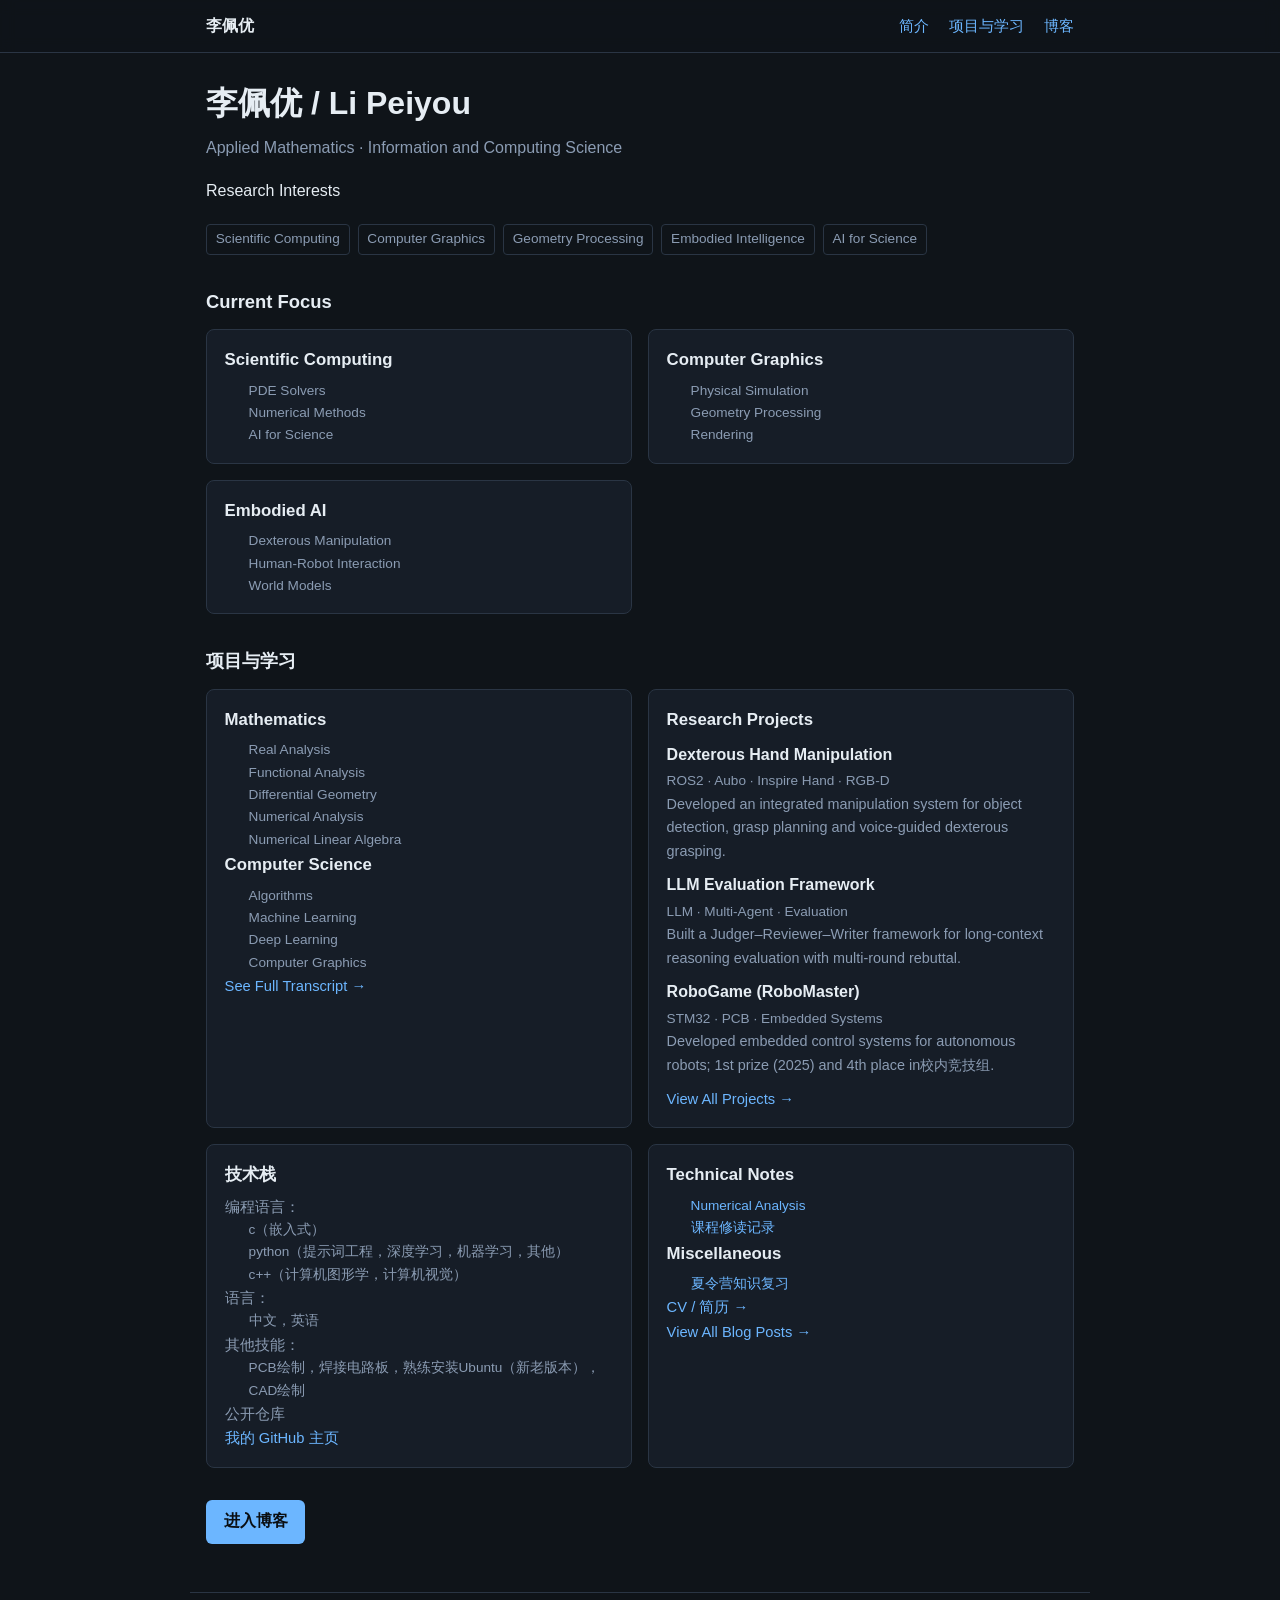
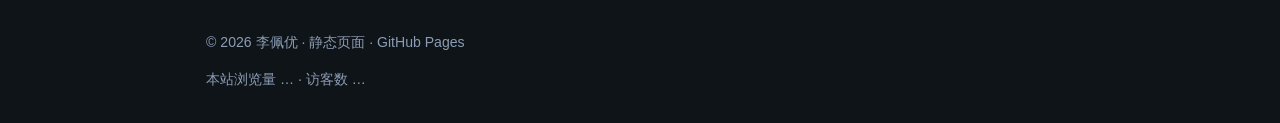
<file: index.html>
<!DOCTYPE html>
<html lang="zh-CN">
  <head>
    <meta charset="utf-8" />
    <meta name="viewport" content="width=device-width, initial-scale=1" />
    <title>李佩优 — 个人主页</title>
    <meta name="description" content="李佩优的个人主页：计算数学与人工智能等方向的学习记录。" />
    <link rel="stylesheet" href="css/style.css" />
  </head>
  <body>
    <div class="stars-bg"></div>
    <header class="top">
      <nav class="nav" aria-label="主导航">
        <a class="brand" href="index.html">李佩优</a>
        <a href="index.html#about">简介</a>
        <a href="index.html#projects">项目与学习</a>
        <a href="blog/index.html">博客</a>
      </nav>
    </header>

    <main class="wrap">
      <section id="about" class="hero" aria-labelledby="about-heading">
        <h1 id="about-heading">李佩优 / Li Peiyou</h1>
        <p class="sub">Applied Mathematics · Information and Computing Science</p>
        <p class="lead">Research Interests</p>
        <ul class="tags" aria-label="Research Interests">
          <li>Scientific Computing</li>
          <li>Computer Graphics</li>
          <li>Geometry Processing</li>
          <li>Embodied Intelligence</li>
          <li>AI for Science</li>
        </ul>
      </section>

      <section id="focus" aria-labelledby="focus-heading" style="margin-bottom: 1.5rem;">
        <h2 id="focus-heading">Current Focus</h2>
        <div class="grid cols-2">
          <article class="card">
            <h3>Scientific Computing</h3>
            <ul>
              <li>PDE Solvers</li>
              <li>Numerical Methods</li>
              <li>AI for Science</li>
            </ul>
          </article>
          <article class="card">
            <h3>Computer Graphics</h3>
            <ul>
              <li>Physical Simulation</li>
              <li>Geometry Processing</li>
              <li>Rendering</li>
            </ul>
          </article>
          <article class="card">
            <h3>Embodied AI</h3>
            <ul>
              <li>Dexterous Manipulation</li>
              <li>Human-Robot Interaction</li>
              <li>World Models</li>
            </ul>
          </article>
        </div>
      </section>

      <section id="projects" aria-labelledby="projects-heading">
        <h2 id="projects-heading">项目与学习</h2>
        <div class="grid cols-2">
          <article class="card">
            <h3>Mathematics</h3>
            <ul>
              <li>Real Analysis</li>
              <li>Functional Analysis</li>
              <li>Differential Geometry</li>
              <li>Numerical Analysis</li>
              <li>Numerical Linear Algebra</li>
            </ul>
            <h3>Computer Science</h3>
            <ul>
              <li>Algorithms</li>
              <li>Machine Learning</li>
              <li>Deep Learning</li>
              <li>Computer Graphics</li>
            </ul>
            <p><a href="blog/posts/course-record.html">See Full Transcript →</a></p>
          </article>
          <article class="card">
            <h3>Research Projects</h3>

            <h4 style="margin:0.5rem 0 0.15rem;">Dexterous Hand Manipulation</h4>
            <p style="font-size:0.85rem;color:var(--muted);">ROS2 · Aubo · Inspire Hand · RGB-D</p>
            <p style="font-size:0.9rem;">Developed an integrated manipulation system for object detection, grasp planning and voice-guided dexterous grasping.</p>

            <h4 style="margin:0.5rem 0 0.15rem;">LLM Evaluation Framework</h4>
            <p style="font-size:0.85rem;color:var(--muted);">LLM · Multi-Agent · Evaluation</p>
            <p style="font-size:0.9rem;">Built a Judger–Reviewer–Writer framework for long-context reasoning evaluation with multi-round rebuttal.</p>

            <h4 style="margin:0.5rem 0 0.15rem;">RoboGame (RoboMaster)</h4>
            <p style="font-size:0.85rem;color:var(--muted);">STM32 · PCB · Embedded Systems</p>
            <p style="font-size:0.9rem;">Developed embedded control systems for autonomous robots; 1st prize (2025) and 4th place in校内竞技组.</p>

            <p style="margin-top:0.6rem;"><a href="blog/index.html">View All Projects →</a></p>
          </article>
          <article class="card">
            <h3>技术栈</h3>
            <p>编程语言：</p>
            <ul>
              <li>c（嵌入式）</li>
              <li>python（提示词工程，深度学习，机器学习，其他）</li>
              <li>c++（计算机图形学，计算机视觉）</li>
            </ul>
            <p>语言：</p>
            <ul>
              <li>中文，英语</li>
            </ul>
            <p>其他技能：</p>
            <ul>
              <li>PCB绘制，焊接电路板，熟练安装Ubuntu（新老版本），CAD绘制</li>
            </ul>
            <p>公开仓库</p>
            <p><a href="https://github.com/peiyouli-1102">我的 GitHub 主页</a></p>
          </article>
          <article class="card">
            <h3>Technical Notes</h3>
            <ul>
              <li><a href="blog/posts/numerical-analysis-notes.html">Numerical Analysis</a></li>
              <li><a href="blog/posts/course-record.html">课程修读记录</a></li>
            </ul>
            <h3>Miscellaneous</h3>
            <ul>
              <li><a href="blog/posts/summer-camp-review.html">夏令营知识复习</a></li>
            </ul>
            <p><a href="blog/posts/resume.html">CV / 简历 →</a></p>
            <p><a href="blog/index.html">View All Blog Posts →</a></p>
          </article>
        </div>

        <div class="cta">
          <a class="btn" href="blog/index.html">进入博客</a>
        </div>
      </section>
    </main>

    <footer class="foot">
      <p>© <span id="year"></span> 李佩优 · 静态页面 · GitHub Pages</p>
      <p class="stats" aria-live="polite">
        本站浏览量 <span id="busuanzi_value_site_pv">…</span>
        · 访客数 <span id="busuanzi_value_site_uv">…</span>
      </p>
    </footer>
    <script async src="https://busuanzi.ibruce.info/busuanzi/2.3/busuanzi.pure.mini.js"></script>
    <script src="js/main.js"></script>
  </body>
</html>
</file>
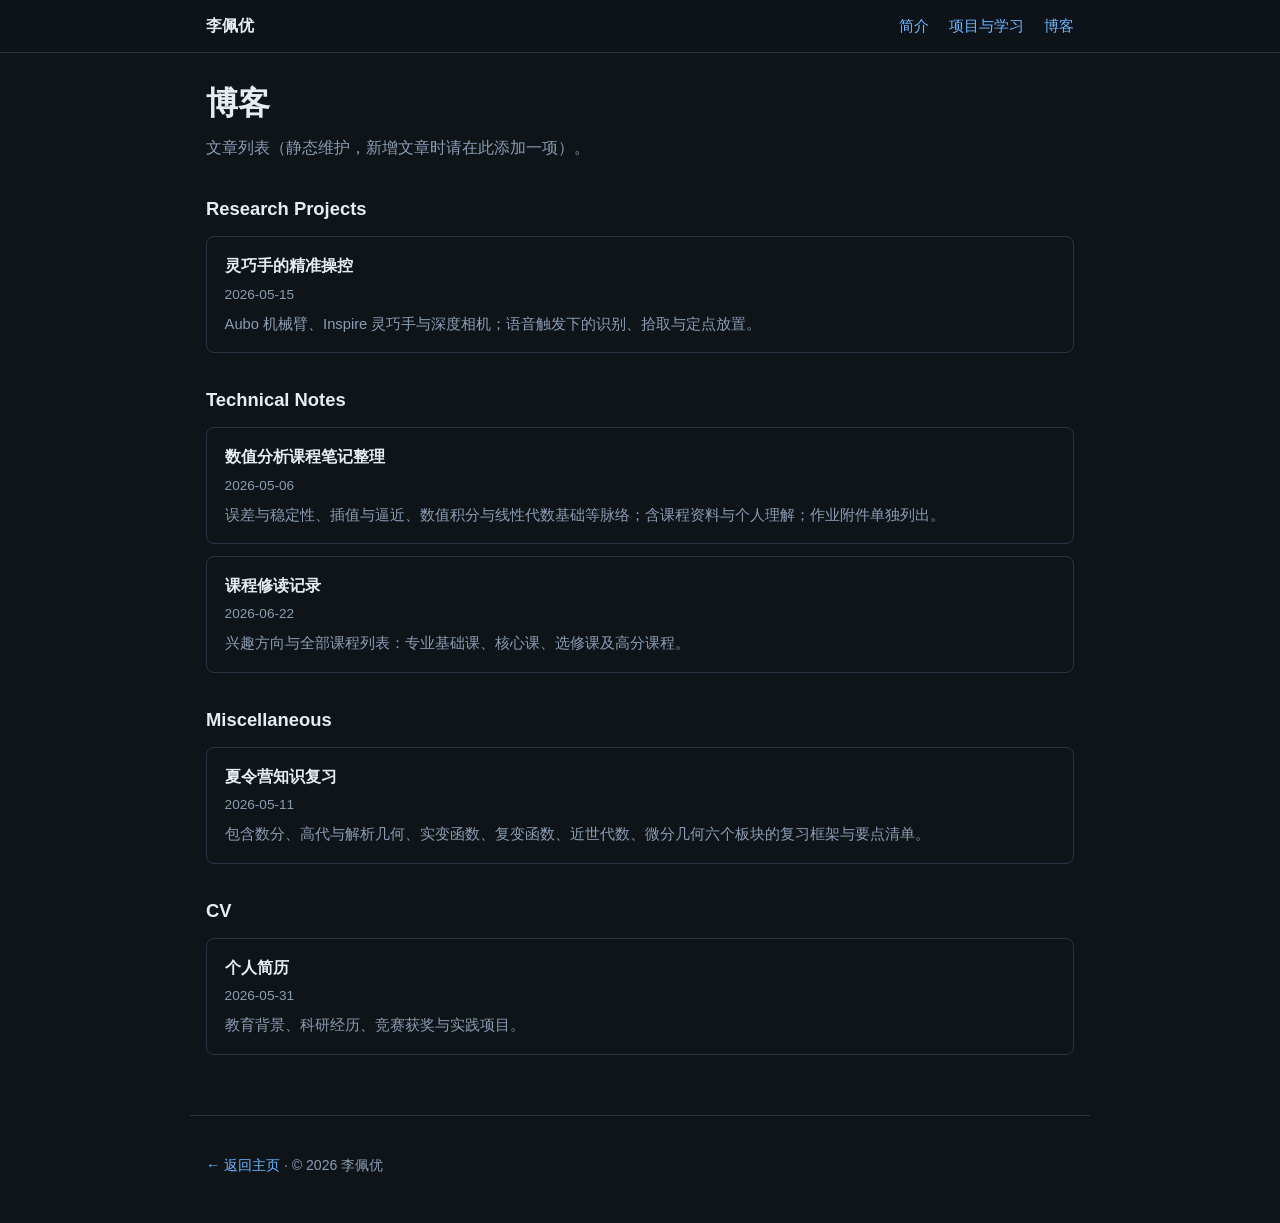
<file: blog/index.html>
<!DOCTYPE html>
<html lang="zh-CN">
  <head>
    <meta charset="utf-8" />
    <meta name="viewport" content="width=device-width, initial-scale=1" />
    <title>博客 — 李佩优</title>
    <link rel="stylesheet" href="../css/style.css" />
  </head>
  <body>
    <header class="top">
      <nav class="nav" aria-label="主导航">
        <a class="brand" href="../index.html">李佩优</a>
        <a href="../index.html#about">简介</a>
        <a href="../index.html#projects">项目与学习</a>
        <a href="index.html">博客</a>
      </nav>
    </header>

    <main class="wrap">
      <section class="hero" aria-labelledby="list-heading">
        <h1 id="list-heading">博客</h1>
        <p class="sub">文章列表（静态维护，新增文章时请在此添加一项）。</p>
      </section>

      <h2>Research Projects</h2>
      <ul class="post-list">
        <li>
          <a href="posts/dexterous-hand-control.html">
            <div class="title">灵巧手的精准操控</div>
            <div class="meta">2026-05-15</div>
            <div class="excerpt">Aubo 机械臂、Inspire 灵巧手与深度相机；语音触发下的识别、拾取与定点放置。</div>
          </a>
        </li>
      </ul>

      <h2>Technical Notes</h2>
      <ul class="post-list">
        <li>
          <a href="posts/numerical-analysis-notes.html">
            <div class="title">数值分析课程笔记整理</div>
            <div class="meta">2026-05-06</div>
            <div class="excerpt">误差与稳定性、插值与逼近、数值积分与线性代数基础等脉络；含课程资料与个人理解；作业附件单独列出。</div>
          </a>
        </li>
        <li>
          <a href="posts/course-record.html">
            <div class="title">课程修读记录</div>
            <div class="meta">2026-06-22</div>
            <div class="excerpt">兴趣方向与全部课程列表：专业基础课、核心课、选修课及高分课程。</div>
          </a>
        </li>
      </ul>

      <h2>Miscellaneous</h2>
      <ul class="post-list">
        <li>
          <a href="posts/summer-camp-review.html">
            <div class="title">夏令营知识复习</div>
            <div class="meta">2026-05-11</div>
            <div class="excerpt">包含数分、高代与解析几何、实变函数、复变函数、近世代数、微分几何六个板块的复习框架与要点清单。</div>
          </a>
        </li>
      </ul>

      <h2>CV</h2>
      <ul class="post-list">
        <li>
          <a href="posts/resume.html">
            <div class="title">个人简历</div>
            <div class="meta">2026-05-31</div>
            <div class="excerpt">教育背景、科研经历、竞赛获奖与实践项目。</div>
          </a>
        </li>
      </ul>
    </main>

    <footer class="foot">
      <p><a href="../index.html">← 返回主页</a> · © <span id="year"></span> 李佩优</p>
    </footer>
    <script src="../js/main.js"></script>
  </body>
</html>
</file>
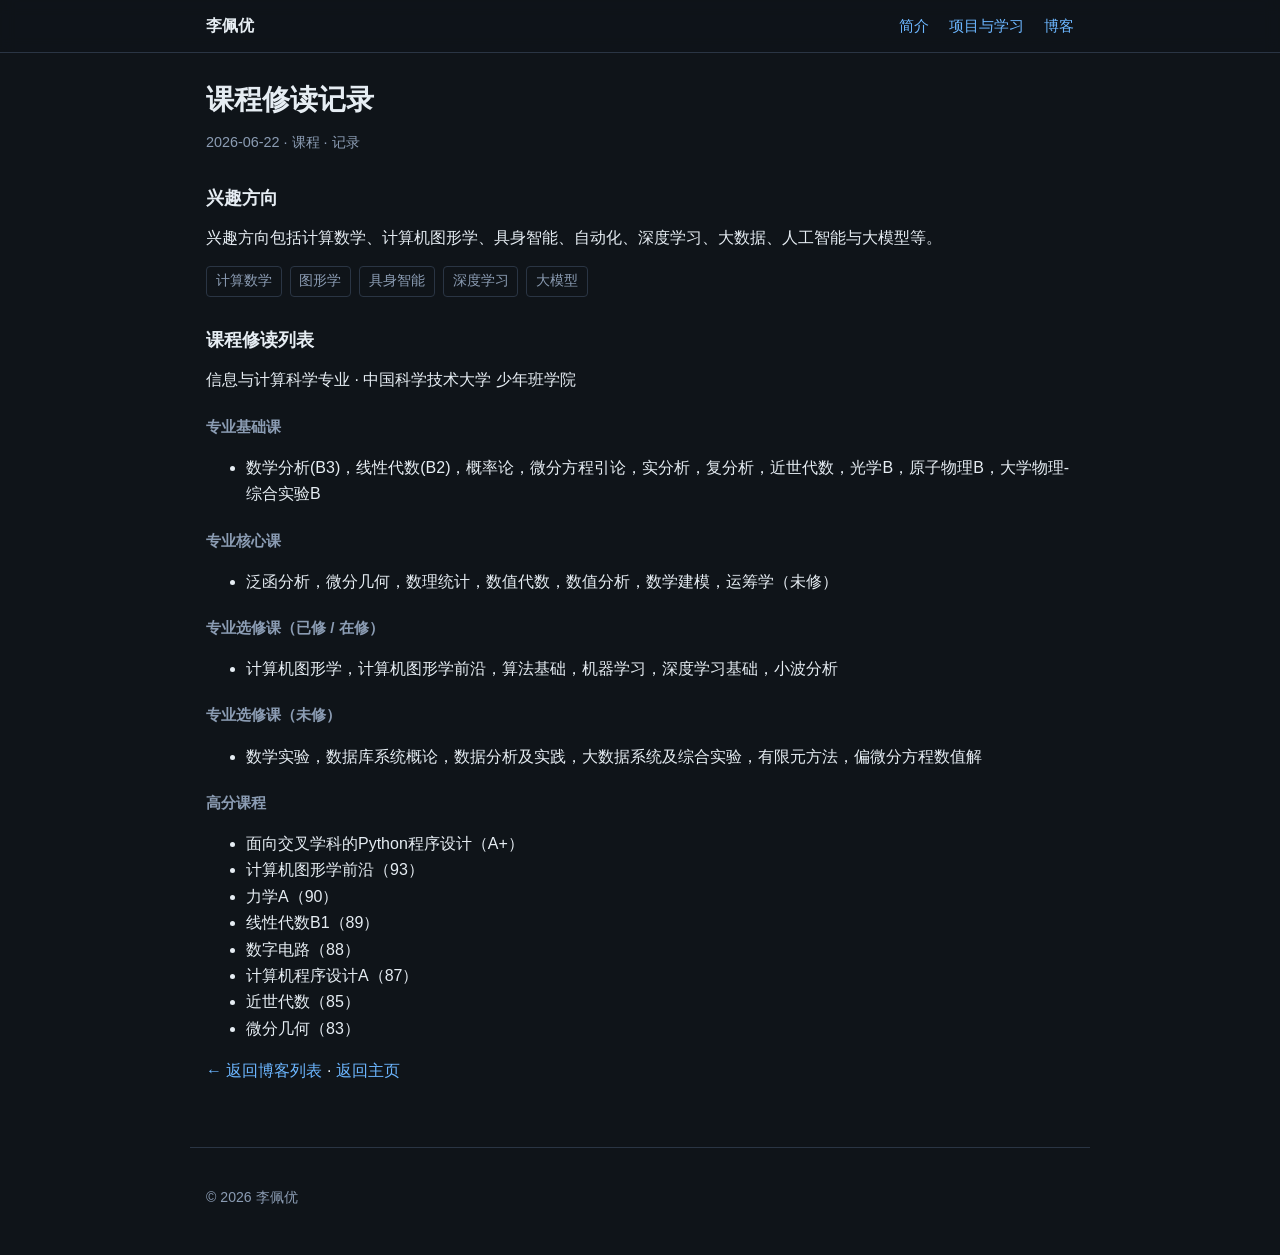
<file: blog/posts/course-record.html>
<!DOCTYPE html>
<html lang="zh-CN">
  <head>
    <meta charset="utf-8" />
    <meta name="viewport" content="width=device-width, initial-scale=1" />
    <title>课程修读记录 — 李佩优</title>
    <meta name="description" content="李佩优的课程修读记录：兴趣方向与全部课程列表。" />
    <link rel="stylesheet" href="../../css/style.css" />
  </head>
  <body>
    <header class="top">
      <nav class="nav" aria-label="主导航">
        <a class="brand" href="../../index.html">李佩优</a>
        <a href="../../index.html#about">简介</a>
        <a href="../../index.html#projects">项目与学习</a>
        <a href="../index.html">博客</a>
      </nav>
    </header>

    <main class="wrap">
      <article class="post" itemscope itemtype="https://schema.org/BlogPosting">
        <header>
          <h1 itemprop="headline">课程修读记录</h1>
          <p class="meta"><time dateTime="2026-06-22" itemprop="datePublished">2026-06-22</time> · 课程 · 记录</p>
        </header>

        <section aria-labelledby="interests-heading">
          <h2 id="interests-heading">兴趣方向</h2>
          <p>兴趣方向包括计算数学、计算机图形学、具身智能、自动化、深度学习、大数据、人工智能与大模型等。</p>
          <ul class="tags" aria-label="兴趣关键词">
            <li>计算数学</li>
            <li>图形学</li>
            <li>具身智能</li>
            <li>深度学习</li>
            <li>大模型</li>
          </ul>
        </section>

        <section aria-labelledby="courses-heading">
          <h2 id="courses-heading">课程修读列表</h2>
          <p>信息与计算科学专业 · 中国科学技术大学 少年班学院</p>

          <h3>专业基础课</h3>
          <ul>
            <li>数学分析(B3)，线性代数(B2)，概率论，微分方程引论，实分析，复分析，近世代数，光学B，原子物理B，大学物理-综合实验B</li>
          </ul>

          <h3>专业核心课</h3>
          <ul>
            <li>泛函分析，微分几何，数理统计，数值代数，数值分析，数学建模，运筹学（未修）</li>
          </ul>

          <h3>专业选修课（已修 / 在修）</h3>
          <ul>
            <li>计算机图形学，计算机图形学前沿，算法基础，机器学习，深度学习基础，小波分析</li>
          </ul>

          <h3>专业选修课（未修）</h3>
          <ul>
            <li>数学实验，数据库系统概论，数据分析及实践，大数据系统及综合实验，有限元方法，偏微分方程数值解</li>
          </ul>

          <h3>高分课程</h3>
          <ul>
            <li>面向交叉学科的Python程序设计（A+）</li>
            <li>计算机图形学前沿（93）</li>
            <li>力学A（90）</li>
            <li>线性代数B1（89）</li>
            <li>数字电路（88）</li>
            <li>计算机程序设计A（87）</li>
            <li>近世代数（85）</li>
            <li>微分几何（83）</li>
          </ul>
        </section>

        <p class="back">
          <a href="../index.html">← 返回博客列表</a>
          ·
          <a href="../../index.html">返回主页</a>
        </p>
      </article>
    </main>

    <footer class="foot">
      <p>© <span id="year"></span> 李佩优</p>
    </footer>
    <script src="../../js/main.js"></script>
  </body>
</html>
</file>
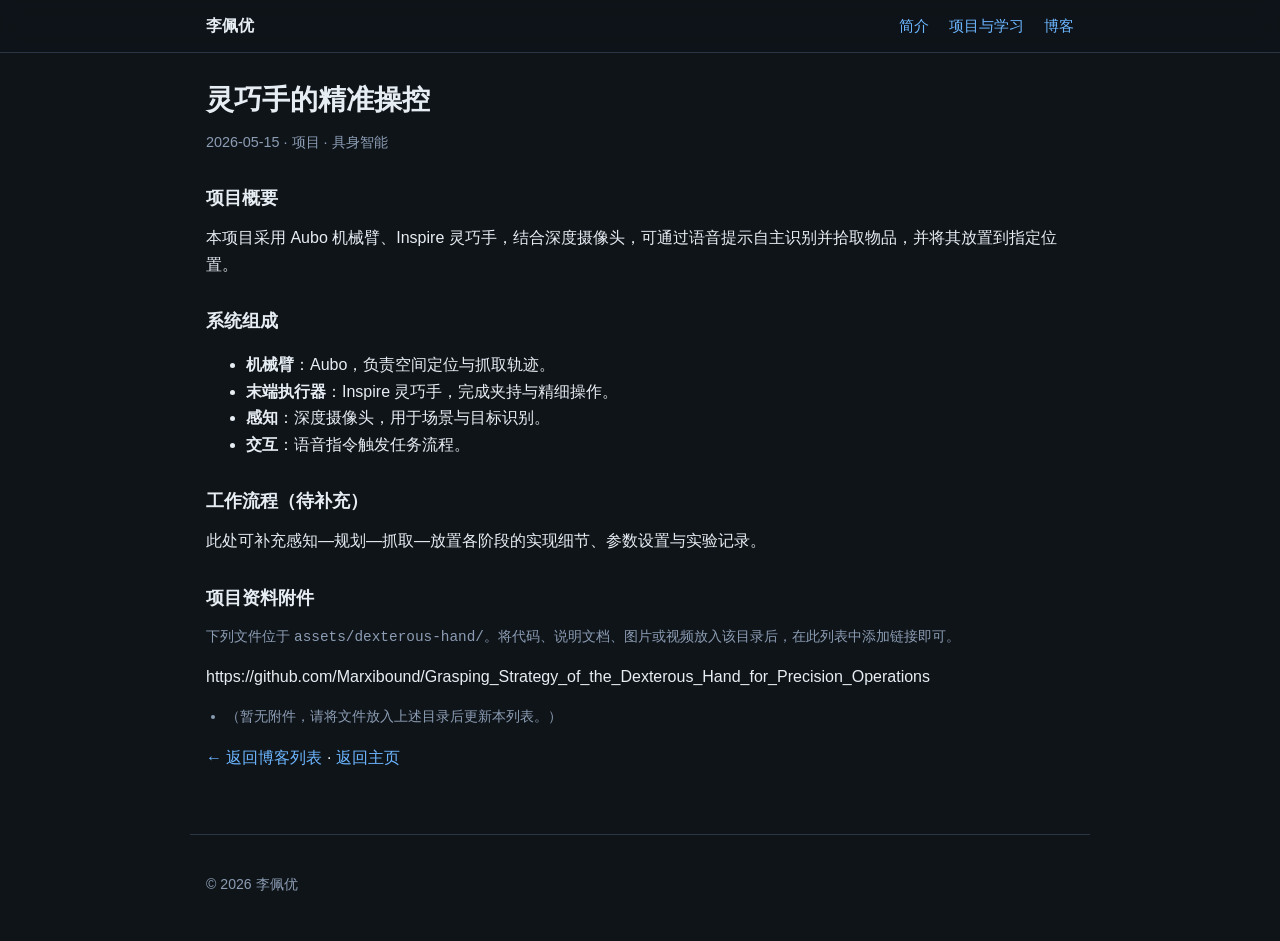
<file: blog/posts/dexterous-hand-control.html>
<!DOCTYPE html>
<html lang="zh-CN">
  <head>
    <meta charset="utf-8" />
    <meta name="viewport" content="width=device-width, initial-scale=1" />
    <title>灵巧手的精准操控 — 李佩优</title>
    <meta
      name="description"
      content="灵巧手精准操控项目：Aubo 机械臂、Inspire 灵巧手与深度相机的系统集成与拾放流程。"
    />
    <link rel="stylesheet" href="../../css/style.css" />
  </head>
  <body>
    <header class="top">
      <nav class="nav" aria-label="主导航">
        <a class="brand" href="../../index.html">李佩优</a>
        <a href="../../index.html#about">简介</a>
        <a href="../../index.html#projects">项目与学习</a>
        <a href="../index.html">博客</a>
      </nav>
    </header>

    <main class="wrap">
      <article class="post" itemscope itemtype="https://schema.org/BlogPosting">
        <header>
          <h1 itemprop="headline">灵巧手的精准操控</h1>
          <p class="meta">
            <time dateTime="2026-05-15" itemprop="datePublished">2026-05-15</time> · 项目 · 具身智能
          </p>
        </header>

        <section aria-labelledby="overview-heading">
          <h2 id="overview-heading">项目概要</h2>
          <p>
            本项目采用 Aubo 机械臂、Inspire 灵巧手，结合深度摄像头，可通过语音提示自主识别并拾取物品，并将其放置到指定位置。
          </p>
        </section>

        <section aria-labelledby="system-heading">
          <h2 id="system-heading">系统组成</h2>
          <ul>
            <li><strong>机械臂</strong>：Aubo，负责空间定位与抓取轨迹。</li>
            <li><strong>末端执行器</strong>：Inspire 灵巧手，完成夹持与精细操作。</li>
            <li><strong>感知</strong>：深度摄像头，用于场景与目标识别。</li>
            <li><strong>交互</strong>：语音指令触发任务流程。</li>
          </ul>
        </section>

        <section aria-labelledby="workflow-heading">
          <h2 id="workflow-heading">工作流程（待补充）</h2>
          <p>此处可补充感知—规划—抓取—放置各阶段的实现细节、参数设置与实验记录。</p>
        </section>

        <section aria-labelledby="files-heading">
          <h2 id="files-heading">项目资料附件</h2>
          <p class="note">
            下列文件位于 <code>assets/dexterous-hand/</code>。将代码、说明文档、图片或视频放入该目录后，在此列表中添加链接即可。
          </p>
          <p>https://github.com/Marxibound/Grasping_Strategy_of_the_Dexterous_Hand_for_Precision_Operations</p>
          <ul class="file-list">
            <li class="note">（暂无附件，请将文件放入上述目录后更新本列表。）</li>
          </ul>
        </section>

        <p class="back">
          <a href="../index.html">← 返回博客列表</a>
          ·
          <a href="../../index.html">返回主页</a>
        </p>
      </article>
    </main>

    <footer class="foot">
      <p>© <span id="year"></span> 李佩优</p>
    </footer>
    <script src="../../js/main.js"></script>
  </body>
</html>
</file>
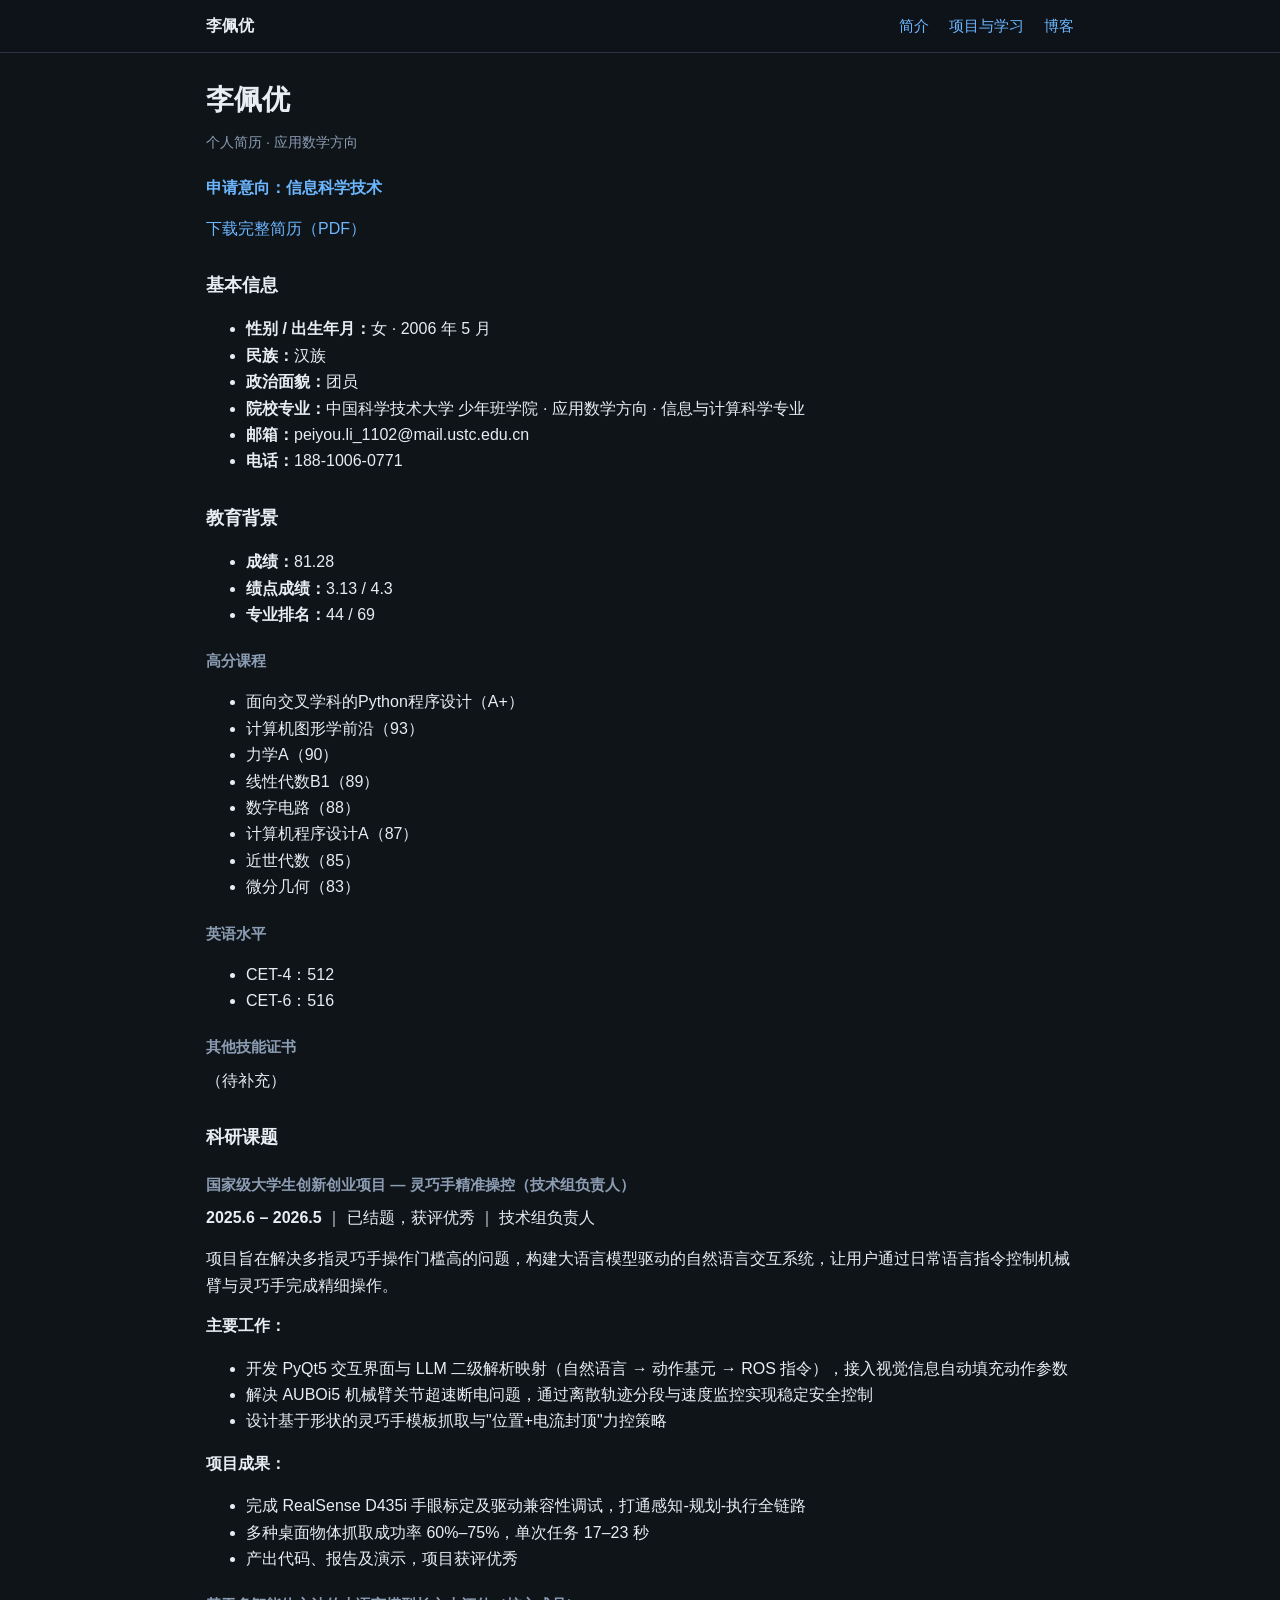
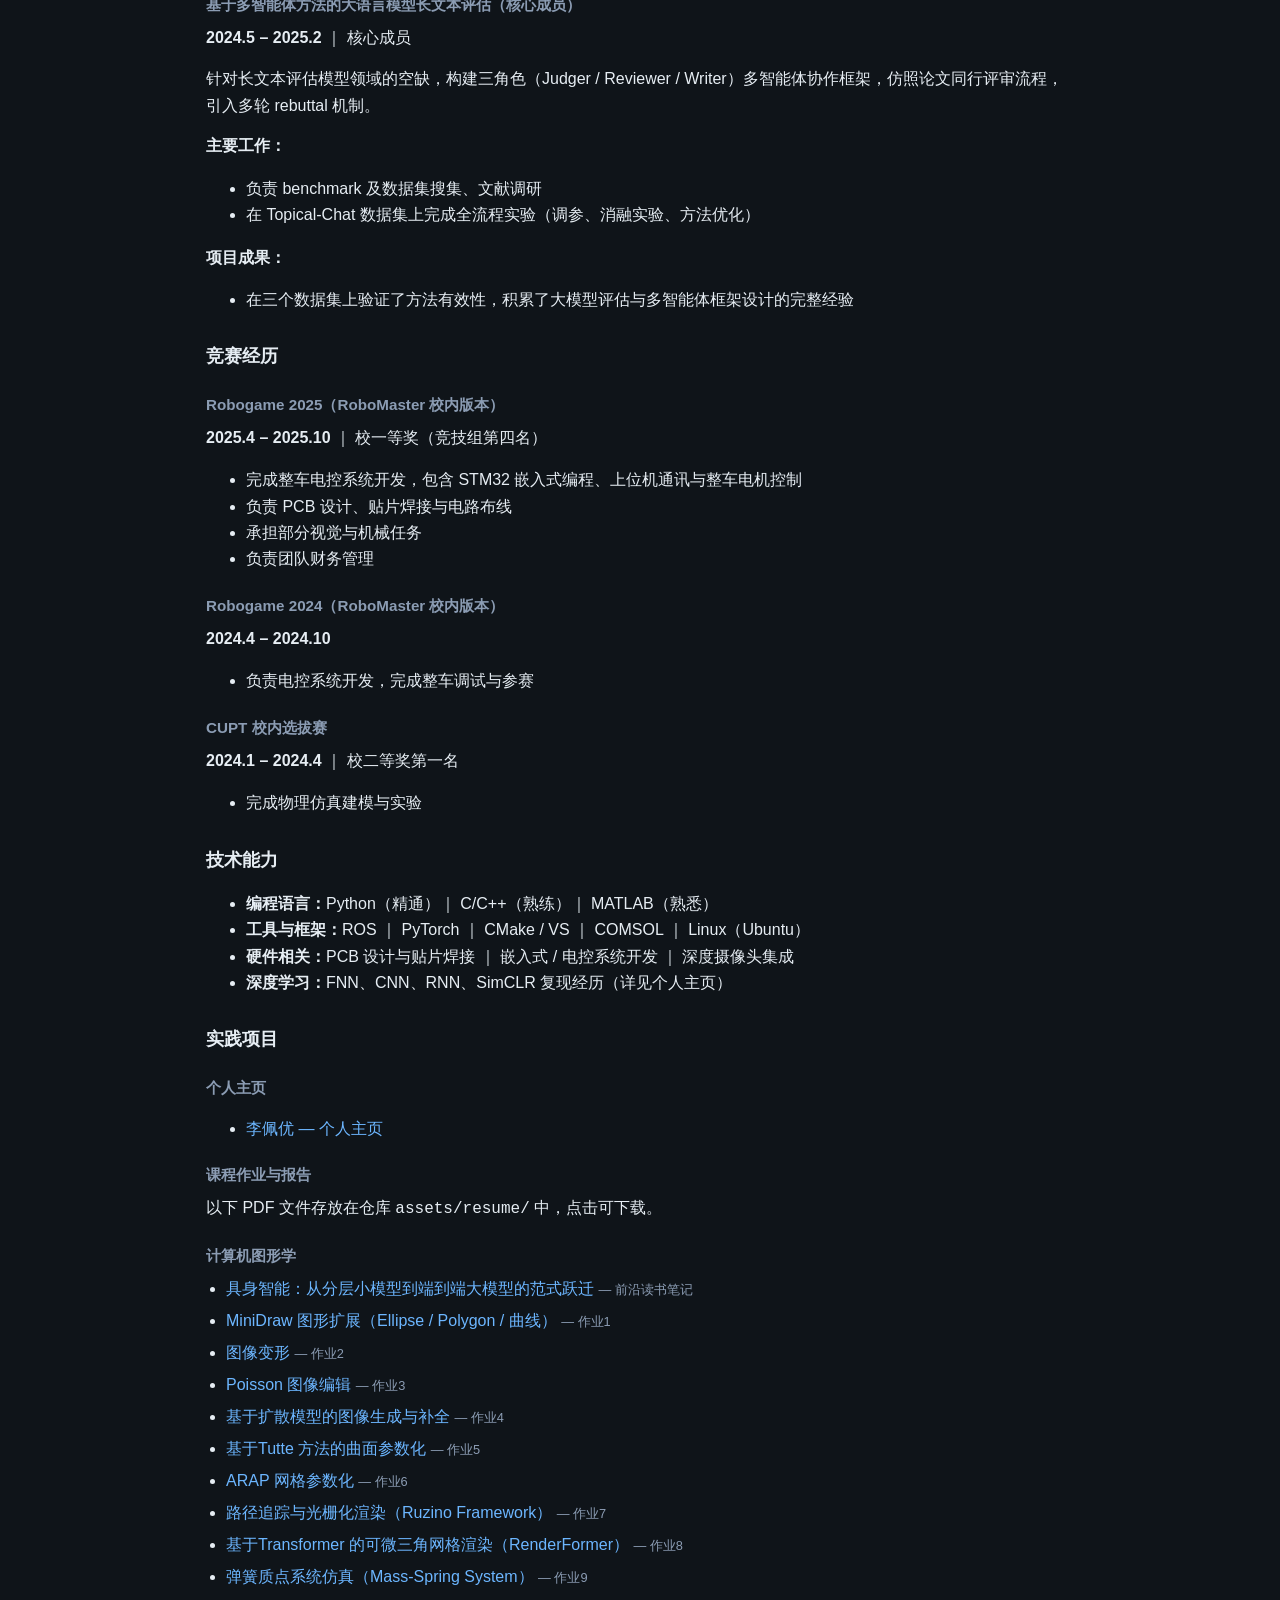
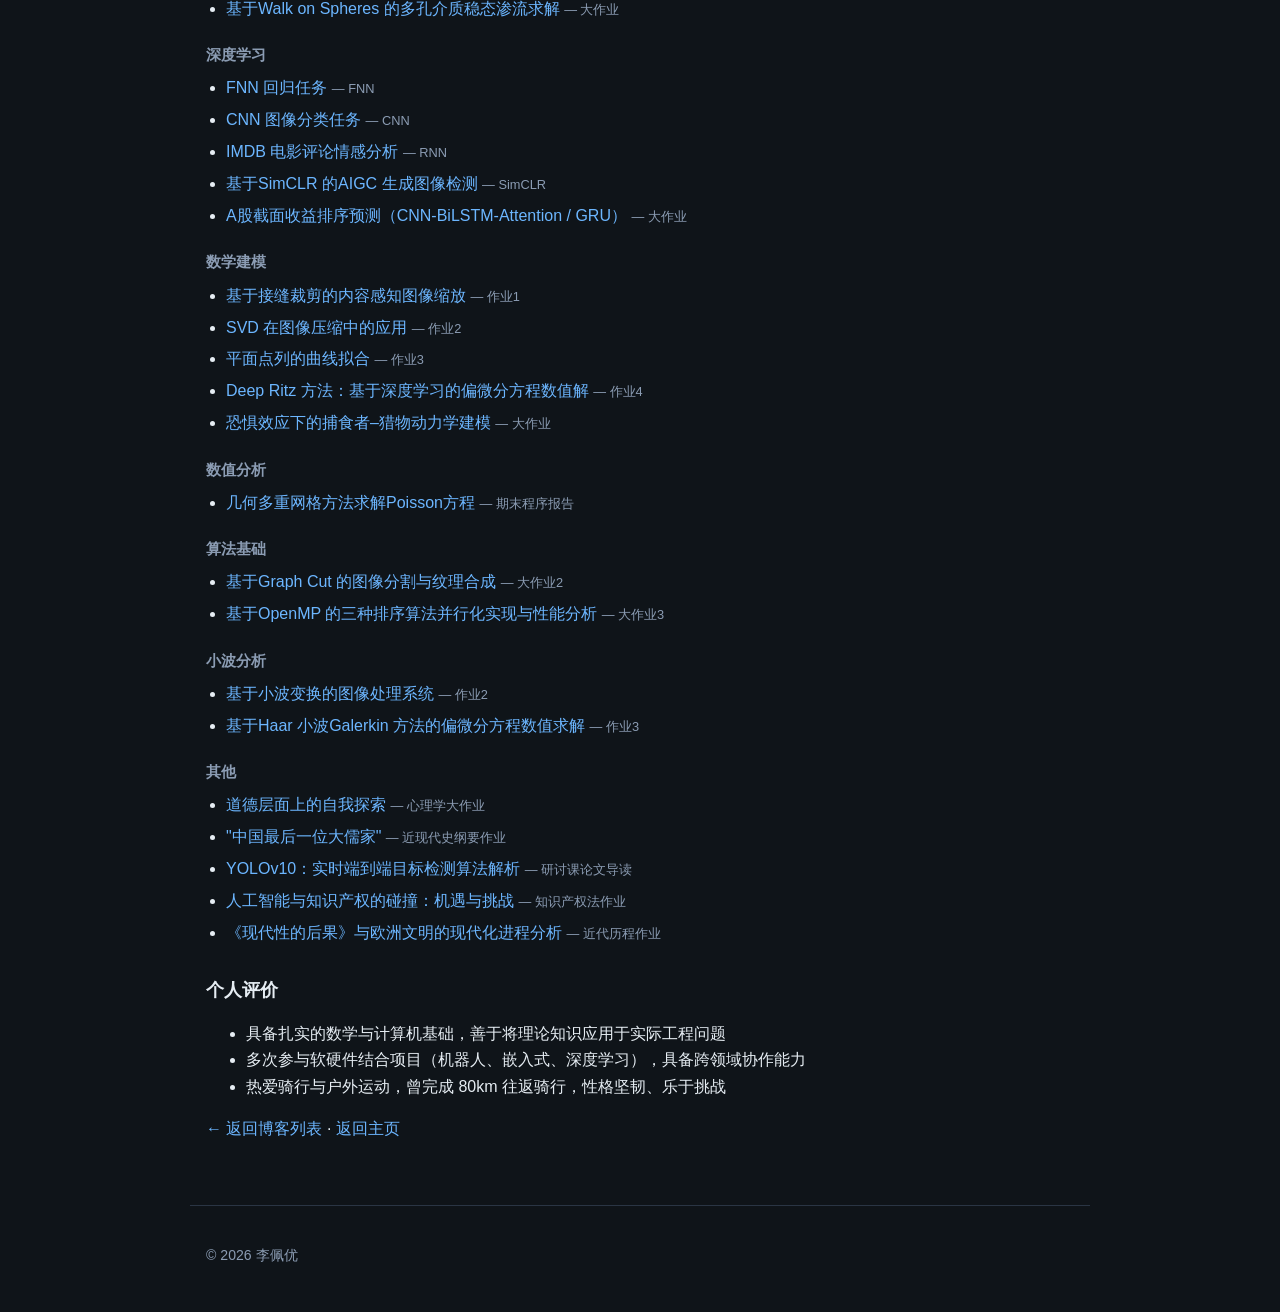
<file: blog/posts/resume.html>
<!DOCTYPE html>
<html lang="zh-CN">
  <head>
    <meta charset="utf-8" />
    <meta name="viewport" content="width=device-width, initial-scale=1" />
    <title>简历 — 李佩优</title>
    <meta name="description" content="李佩优的个人简历：教育背景、科研经历、竞赛获奖与实践项目。" />
    <link rel="stylesheet" href="../../css/style.css" />
  </head>
  <body>
    <header class="top">
      <nav class="nav" aria-label="主导航">
        <a class="brand" href="../../index.html">李佩优</a>
        <a href="../../index.html#about">简介</a>
        <a href="../../index.html#projects">项目与学习</a>
        <a href="../index.html">博客</a>
      </nav>
    </header>

    <main class="wrap">
      <article class="post" itemscope itemtype="https://schema.org/ProfilePage">
        <header>
          <h1 itemprop="headline">李佩优</h1>
          <p class="meta">个人简历 · 应用数学方向</p>
          <p style="color: var(--accent); font-weight: 600;">申请意向：信息科学技术</p>
          <p><a href="../../assets/resume/简历.pdf" download>下载完整简历（PDF）</a></p>
        </header>

        <section aria-labelledby="basic-heading">
          <h2 id="basic-heading">基本信息</h2>
          <ul>
            <li><strong>性别 / 出生年月：</strong>女 · 2006 年 5 月</li>
            <li><strong>民族：</strong>汉族</li>
            <li><strong>政治面貌：</strong>团员</li>
            <li><strong>院校专业：</strong>中国科学技术大学 少年班学院 · 应用数学方向 · 信息与计算科学专业</li>
            <li><strong>邮箱：</strong>peiyou.li_1102@mail.ustc.edu.cn</li>
            <li><strong>电话：</strong>188-1006-0771</li>

          </ul>
        </section>

        <section aria-labelledby="academic-heading">
          <h2 id="academic-heading">教育背景</h2>
          <ul>
            <li><strong>成绩：</strong>81.28</li>
            <li><strong>绩点成绩：</strong>3.13 / 4.3</li>
            <li><strong>专业排名：</strong>44 / 69</li>
          </ul>
          <h3>高分课程</h3>
          <ul>
            <li>面向交叉学科的Python程序设计（A+）</li>
            <li>计算机图形学前沿（93）</li>
            <li>力学A（90）</li>
            <li>线性代数B1（89）</li>
            <li>数字电路（88）</li>
            <li>计算机程序设计A（87）</li>
            <li>近世代数（85）</li>
            <li>微分几何（83）</li>
          </ul>
          <h3>英语水平</h3>
          <ul>
            <li>CET-4：512</li>
            <li>CET-6：516</li>
          </ul>
          <h3>其他技能证书</h3>
          <p>（待补充）</p>
        </section>

        <section aria-labelledby="research-heading">
          <h2 id="research-heading">科研课题</h2>

          <h3>国家级大学生创新创业项目 — 灵巧手精准操控（技术组负责人）</h3>
          <p><strong>2025.6 – 2026.5</strong> ｜ 已结题，获评优秀 ｜ 技术组负责人</p>
          <p>项目旨在解决多指灵巧手操作门槛高的问题，构建大语言模型驱动的自然语言交互系统，让用户通过日常语言指令控制机械臂与灵巧手完成精细操作。</p>
          <p><strong>主要工作：</strong></p>
          <ul>
            <li>开发 PyQt5 交互界面与 LLM 二级解析映射（自然语言 → 动作基元 → ROS 指令），接入视觉信息自动填充动作参数</li>
            <li>解决 AUBOi5 机械臂关节超速断电问题，通过离散轨迹分段与速度监控实现稳定安全控制</li>
            <li>设计基于形状的灵巧手模板抓取与"位置+电流封顶"力控策略</li>
          </ul>
          <p><strong>项目成果：</strong></p>
          <ul>
            <li>完成 RealSense D435i 手眼标定及驱动兼容性调试，打通感知-规划-执行全链路</li>
            <li>多种桌面物体抓取成功率 60%–75%，单次任务 17–23 秒</li>
            <li>产出代码、报告及演示，项目获评优秀</li>
          </ul>

          <h3>基于多智能体方法的大语言模型长文本评估（核心成员）</h3>
          <p><strong>2024.5 – 2025.2</strong> ｜ 核心成员</p>
          <p>针对长文本评估模型领域的空缺，构建三角色（Judger / Reviewer / Writer）多智能体协作框架，仿照论文同行评审流程，引入多轮 rebuttal 机制。</p>
          <p><strong>主要工作：</strong></p>
          <ul>
            <li>负责 benchmark 及数据集搜集、文献调研</li>
            <li>在 Topical-Chat 数据集上完成全流程实验（调参、消融实验、方法优化）</li>
          </ul>
          <p><strong>项目成果：</strong></p>
          <ul>
            <li>在三个数据集上验证了方法有效性，积累了大模型评估与多智能体框架设计的完整经验</li>
          </ul>
        </section>

        <section aria-labelledby="competition-heading">
          <h2 id="competition-heading">竞赛经历</h2>

          <h3>Robogame 2025（RoboMaster 校内版本）</h3>
          <p><strong>2025.4 – 2025.10</strong> ｜ 校一等奖（竞技组第四名）</p>
          <ul>
            <li>完成整车电控系统开发，包含 STM32 嵌入式编程、上位机通讯与整车电机控制</li>
            <li>负责 PCB 设计、贴片焊接与电路布线</li>
            <li>承担部分视觉与机械任务</li>
            <li>负责团队财务管理</li>
          </ul>

          <h3>Robogame 2024（RoboMaster 校内版本）</h3>
          <p><strong>2024.4 – 2024.10</strong></p>
          <ul>
            <li>负责电控系统开发，完成整车调试与参赛</li>
          </ul>

          <h3>CUPT 校内选拔赛</h3>
          <p><strong>2024.1 – 2024.4</strong> ｜ 校二等奖第一名</p>
          <ul>
            <li>完成物理仿真建模与实验</li>
          </ul>
        </section>

        <section aria-labelledby="skills-heading">
          <h2 id="skills-heading">技术能力</h2>
          <ul>
            <li><strong>编程语言：</strong>Python（精通）｜ C/C++（熟练）｜ MATLAB（熟悉）</li>
            <li><strong>工具与框架：</strong>ROS ｜ PyTorch ｜ CMake / VS ｜ COMSOL ｜ Linux（Ubuntu）</li>
            <li><strong>硬件相关：</strong>PCB 设计与贴片焊接 ｜ 嵌入式 / 电控系统开发 ｜ 深度摄像头集成</li>
            <li><strong>深度学习：</strong>FNN、CNN、RNN、SimCLR 复现经历（详见个人主页）</li>
          </ul>
        </section>

        <section aria-labelledby="practice-heading">
          <h2 id="practice-heading">实践项目</h2>

          <h3>个人主页</h3>
          <ul>
            <li>
              <a href="https://peiyouli-1102.github.io/PHB/" target="_blank" rel="noopener noreferrer">
                李佩优 — 个人主页
              </a>
            </li>
          </ul>

          <h3>课程作业与报告</h3>
          <p>以下 PDF 文件存放在仓库 <code>assets/resume/</code> 中，点击可下载。</p>

          <h3>计算机图形学</h3>
          <ul class="file-list">
            <li><a href="../../assets/resume/计算机图形学前沿读书笔记.pdf" download>具身智能：从分层小模型到端到端大模型的范式跃迁</a> <span class="subtitle">— 前沿读书笔记</span></li>
            <li><a href="../../assets/resume/计算机图形学1.pdf" download>MiniDraw 图形扩展（Ellipse / Polygon / 曲线）</a> <span class="subtitle">— 作业1</span></li>
            <li><a href="../../assets/resume/计算机图形学2.pdf" download>图像变形</a> <span class="subtitle">— 作业2</span></li>
            <li><a href="../../assets/resume/计算机图形学3.pdf" download>Poisson 图像编辑</a> <span class="subtitle">— 作业3</span></li>
            <li><a href="../../assets/resume/计算机图形学4.pdf" download>基于扩散模型的图像生成与补全</a> <span class="subtitle">— 作业4</span></li>
            <li><a href="../../assets/resume/计算机图形学5.pdf" download>基于Tutte 方法的曲面参数化</a> <span class="subtitle">— 作业5</span></li>
            <li><a href="../../assets/resume/计算机图形学6.pdf" download>ARAP 网格参数化</a> <span class="subtitle">— 作业6</span></li>
            <li><a href="../../assets/resume/计算机图形学7.pdf" download>路径追踪与光栅化渲染（Ruzino Framework）</a> <span class="subtitle">— 作业7</span></li>
            <li><a href="../../assets/resume/计算机图形学8.pdf" download>基于Transformer 的可微三角网格渲染（RenderFormer）</a> <span class="subtitle">— 作业8</span></li>
            <li><a href="../../assets/resume/计算机图形学9.pdf" download>弹簧质点系统仿真（Mass-Spring System）</a> <span class="subtitle">— 作业9</span></li>
            <li><a href="../../assets/resume/计算机图形学大作业.pdf" download>基于Walk on Spheres 的多孔介质稳态渗流求解</a> <span class="subtitle">— 大作业</span></li>
          </ul>

          <h3>深度学习</h3>
          <ul class="file-list">
            <li><a href="../../assets/resume/深度学习FNN.pdf" download>FNN 回归任务</a> <span class="subtitle">— FNN</span></li>
            <li><a href="../../assets/resume/深度学习CNN.pdf" download>CNN 图像分类任务</a> <span class="subtitle">— CNN</span></li>
            <li><a href="../../assets/resume/深度学习RNN.pdf" download>IMDB 电影评论情感分析</a> <span class="subtitle">— RNN</span></li>
            <li><a href="../../assets/resume/深度学习SimCLR.pdf" download>基于SimCLR 的AIGC 生成图像检测</a> <span class="subtitle">— SimCLR</span></li>
            <li><a href="../../assets/resume/深度学习基础大作业报告.pdf" download>A股截面收益排序预测（CNN-BiLSTM-Attention / GRU）</a> <span class="subtitle">— 大作业</span></li>
          </ul>

          <h3>数学建模</h3>
          <ul class="file-list">
            <li><a href="../../assets/resume/数学建模作业1.pdf" download>基于接缝裁剪的内容感知图像缩放</a> <span class="subtitle">— 作业1</span></li>
            <li><a href="../../assets/resume/数学建模作业2.pdf" download>SVD 在图像压缩中的应用</a> <span class="subtitle">— 作业2</span></li>
            <li><a href="../../assets/resume/数学建模作业3.pdf" download>平面点列的曲线拟合</a> <span class="subtitle">— 作业3</span></li>
            <li><a href="../../assets/resume/数学建模作业4.pdf" download>Deep Ritz 方法：基于深度学习的偏微分方程数值解</a> <span class="subtitle">— 作业4</span></li>
            <li><a href="../../assets/resume/数学建模大作业.pdf" download>恐惧效应下的捕食者–猎物动力学建模</a> <span class="subtitle">— 大作业</span></li>
          </ul>

          <h3>数值分析</h3>
          <ul class="file-list">
            <li><a href="../../assets/resume/数值分析进阶期末程序报告.pdf" download>几何多重网格方法求解Poisson方程</a> <span class="subtitle">— 期末程序报告</span></li>
          </ul>

          <h3>算法基础</h3>
          <ul class="file-list">
            <li><a href="../../assets/resume/算法基础大作业2.pdf" download>基于Graph Cut 的图像分割与纹理合成</a> <span class="subtitle">— 大作业2</span></li>
            <li><a href="../../assets/resume/算法基础大作业3.pdf" download>基于OpenMP 的三种排序算法并行化实现与性能分析</a> <span class="subtitle">— 大作业3</span></li>
          </ul>

          <h3>小波分析</h3>
          <ul class="file-list">
            <li><a href="../../assets/resume/小波分析作业2.pdf" download>基于小波变换的图像处理系统</a> <span class="subtitle">— 作业2</span></li>
            <li><a href="../../assets/resume/小波分析作业3.pdf" download>基于Haar 小波Galerkin 方法的偏微分方程数值求解</a> <span class="subtitle">— 作业3</span></li>
          </ul>

          <h3>其他</h3>
          <ul class="file-list">
            <li><a href="../../assets/resume/大学生心理学大作业.pdf" download>道德层面上的自我探索</a> <span class="subtitle">— 心理学大作业</span></li>
            <li><a href="../../assets/resume/中国近现代史纲要作业.pdf" download>"中国最后一位大儒家"</a> <span class="subtitle">— 近现代史纲要作业</span></li>
            <li><a href="../../assets/resume/科学与社会研讨课论文导读.pdf" download>YOLOv10：实时端到端目标检测算法解析</a> <span class="subtitle">— 研讨课论文导读</span></li>
            <li><a href="../../assets/resume/知识产权法作业.pdf" download>人工智能与知识产权的碰撞：机遇与挑战</a> <span class="subtitle">— 知识产权法作业</span></li>
            <li><a href="../../assets/resume/欧洲文明的近代历程作业.pdf" download>《现代性的后果》与欧洲文明的现代化进程分析</a> <span class="subtitle">— 近代历程作业</span></li>
          </ul>
        </section>

        <section aria-labelledby="evaluation-heading">
          <h2 id="evaluation-heading">个人评价</h2>
          <ul>
            <li>具备扎实的数学与计算机基础，善于将理论知识应用于实际工程问题</li>
            <li>多次参与软硬件结合项目（机器人、嵌入式、深度学习），具备跨领域协作能力</li>
            <li>热爱骑行与户外运动，曾完成 80km 往返骑行，性格坚韧、乐于挑战</li>
          </ul>
        </section>

        <p class="back">
          <a href="../index.html">← 返回博客列表</a>
          ·
          <a href="../../index.html">返回主页</a>
        </p>
      </article>
    </main>

    <footer class="foot">
      <p>© <span id="year"></span> 李佩优</p>
    </footer>
    <script src="../../js/main.js"></script>
  </body>
</html>
</file>
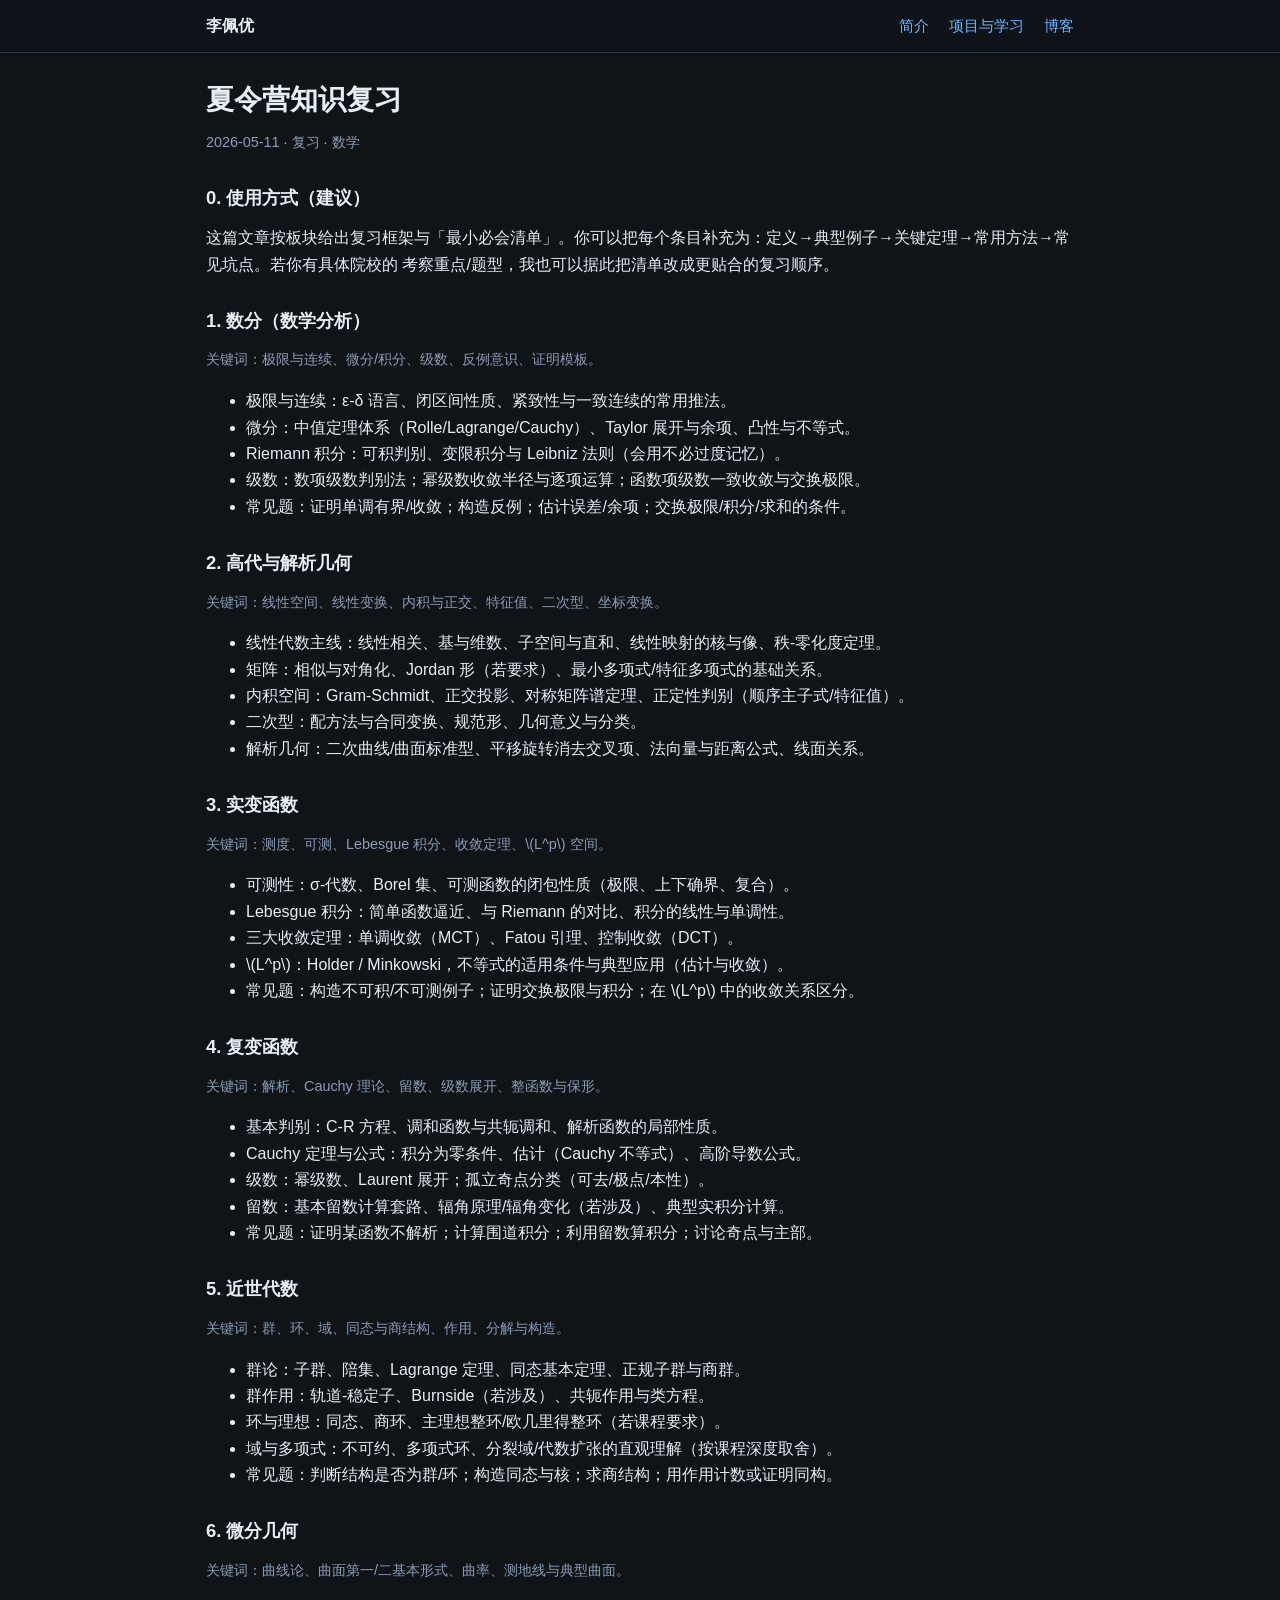
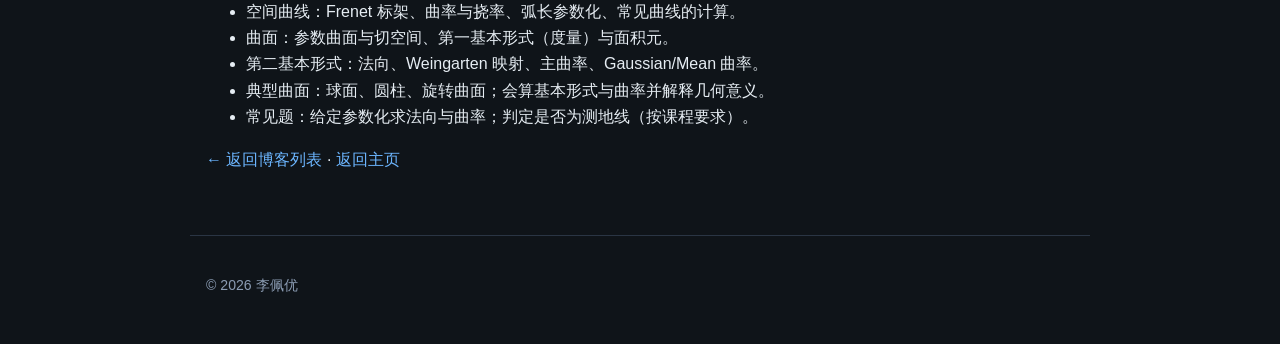
<file: blog/posts/summer-camp-review.html>
<!DOCTYPE html>
<html lang="zh-CN">
  <head>
    <meta charset="utf-8" />
    <meta name="viewport" content="width=device-width, initial-scale=1" />
    <title>夏令营知识复习 — 李佩优</title>
    <meta
      name="description"
      content="夏令营复习笔记：数分、高代与解析几何、实变函数、复变函数、近世代数、微分几何的知识框架与要点清单。"
    />
    <link rel="stylesheet" href="../../css/style.css" />
  </head>
  <body>
    <header class="top">
      <nav class="nav" aria-label="主导航">
        <a class="brand" href="../../index.html">李佩优</a>
        <a href="../../index.html#about">简介</a>
        <a href="../../index.html#projects">项目与学习</a>
        <a href="../index.html">博客</a>
      </nav>
    </header>

    <main class="wrap">
      <article class="post" itemscope itemtype="https://schema.org/BlogPosting">
        <header>
          <h1 itemprop="headline">夏令营知识复习</h1>
          <p class="meta">
            <time dateTime="2026-05-11" itemprop="datePublished">2026-05-11</time> · 复习 · 数学
          </p>
        </header>

        <section aria-labelledby="intro-heading">
          <h2 id="intro-heading">0. 使用方式（建议）</h2>
          <p>
            这篇文章按板块给出复习框架与「最小必会清单」。你可以把每个条目补充为：定义→典型例子→关键定理→常用方法→常见坑点。若你有具体院校的
            考察重点/题型，我也可以据此把清单改成更贴合的复习顺序。
          </p>
        </section>

        <section aria-labelledby="analysis-heading">
          <h2 id="analysis-heading">1. 数分（数学分析）</h2>
          <p class="note">关键词：极限与连续、微分/积分、级数、反例意识、证明模板。</p>
          <ul>
            <li>极限与连续：ε-δ 语言、闭区间性质、紧致性与一致连续的常用推法。</li>
            <li>微分：中值定理体系（Rolle/Lagrange/Cauchy）、Taylor 展开与余项、凸性与不等式。</li>
            <li>Riemann 积分：可积判别、变限积分与 Leibniz 法则（会用不必过度记忆）。</li>
            <li>级数：数项级数判别法；幂级数收敛半径与逐项运算；函数项级数一致收敛与交换极限。</li>
            <li>常见题：证明单调有界/收敛；构造反例；估计误差/余项；交换极限/积分/求和的条件。</li>
          </ul>
        </section>

        <section aria-labelledby="algebra-geo-heading">
          <h2 id="algebra-geo-heading">2. 高代与解析几何</h2>
          <p class="note">关键词：线性空间、线性变换、内积与正交、特征值、二次型、坐标变换。</p>
          <ul>
            <li>线性代数主线：线性相关、基与维数、子空间与直和、线性映射的核与像、秩-零化度定理。</li>
            <li>矩阵：相似与对角化、Jordan 形（若要求）、最小多项式/特征多项式的基础关系。</li>
            <li>内积空间：Gram-Schmidt、正交投影、对称矩阵谱定理、正定性判别（顺序主子式/特征值）。</li>
            <li>二次型：配方法与合同变换、规范形、几何意义与分类。</li>
            <li>解析几何：二次曲线/曲面标准型、平移旋转消去交叉项、法向量与距离公式、线面关系。</li>
          </ul>
        </section>

        <section aria-labelledby="real-heading">
          <h2 id="real-heading">3. 实变函数</h2>
          <p class="note">关键词：测度、可测、Lebesgue 积分、收敛定理、\(L^p\) 空间。</p>
          <ul>
            <li>可测性：σ-代数、Borel 集、可测函数的闭包性质（极限、上下确界、复合）。</li>
            <li>Lebesgue 积分：简单函数逼近、与 Riemann 的对比、积分的线性与单调性。</li>
            <li>三大收敛定理：单调收敛（MCT）、Fatou 引理、控制收敛（DCT）。</li>
            <li>\(L^p\)：Holder / Minkowski，不等式的适用条件与典型应用（估计与收敛）。</li>
            <li>常见题：构造不可积/不可测例子；证明交换极限与积分；在 \(L^p\) 中的收敛关系区分。</li>
          </ul>
        </section>

        <section aria-labelledby="complex-heading">
          <h2 id="complex-heading">4. 复变函数</h2>
          <p class="note">关键词：解析、Cauchy 理论、留数、级数展开、整函数与保形。</p>
          <ul>
            <li>基本判别：C-R 方程、调和函数与共轭调和、解析函数的局部性质。</li>
            <li>Cauchy 定理与公式：积分为零条件、估计（Cauchy 不等式）、高阶导数公式。</li>
            <li>级数：幂级数、Laurent 展开；孤立奇点分类（可去/极点/本性）。</li>
            <li>留数：基本留数计算套路、辐角原理/辐角变化（若涉及）、典型实积分计算。</li>
            <li>常见题：证明某函数不解析；计算围道积分；利用留数算积分；讨论奇点与主部。</li>
          </ul>
        </section>

        <section aria-labelledby="modern-alg-heading">
          <h2 id="modern-alg-heading">5. 近世代数</h2>
          <p class="note">关键词：群、环、域、同态与商结构、作用、分解与构造。</p>
          <ul>
            <li>群论：子群、陪集、Lagrange 定理、同态基本定理、正规子群与商群。</li>
            <li>群作用：轨道-稳定子、Burnside（若涉及）、共轭作用与类方程。</li>
            <li>环与理想：同态、商环、主理想整环/欧几里得整环（若课程要求）。</li>
            <li>域与多项式：不可约、多项式环、分裂域/代数扩张的直观理解（按课程深度取舍）。</li>
            <li>常见题：判断结构是否为群/环；构造同态与核；求商结构；用作用计数或证明同构。</li>
          </ul>
        </section>

        <section aria-labelledby="diff-geo-heading">
          <h2 id="diff-geo-heading">6. 微分几何</h2>
          <p class="note">关键词：曲线论、曲面第一/二基本形式、曲率、测地线与典型曲面。</p>
          <ul>
            <li>空间曲线：Frenet 标架、曲率与挠率、弧长参数化、常见曲线的计算。</li>
            <li>曲面：参数曲面与切空间、第一基本形式（度量）与面积元。</li>
            <li>第二基本形式：法向、Weingarten 映射、主曲率、Gaussian/Mean 曲率。</li>
            <li>典型曲面：球面、圆柱、旋转曲面；会算基本形式与曲率并解释几何意义。</li>
            <li>常见题：给定参数化求法向与曲率；判定是否为测地线（按课程要求）。</li>
          </ul>
        </section>

        <p class="back">
          <a href="../index.html">← 返回博客列表</a>
          ·
          <a href="../../index.html">返回主页</a>
        </p>
      </article>
    </main>

    <footer class="foot">
      <p>© <span id="year"></span> 李佩优</p>
    </footer>
    <script src="../../js/main.js"></script>
  </body>
</html>
</file>
<file: css/style.css>
/* PHB — 深色学术风，主栏约 900px */
:root {
  --bg: #0f1419;
  --bg-card: #161d27;
  --border: #2a3544;
  --text: #e6edf3;
  --muted: #8b9cb3;
  --accent: #6cb6ff;
  --accent-dim: #4a8fd4;
  --maxw: 900px;
  --nav-h: 3.25rem;
}

*,
*::before,
*::after {
  box-sizing: border-box;
}

html {
  scroll-behavior: smooth;
}

body {
  margin: 0;
  font-family: "Segoe UI", "PingFang SC", "Microsoft YaHei", sans-serif;
  font-size: 1rem;
  line-height: 1.65;
  color: var(--text);
  background: var(--bg);
  overflow-x: hidden;
}

/* 星星背景 */
.stars-bg {
  position: fixed;
  top: 0;
  left: 0;
  width: 100%;
  height: 100%;
  z-index: 1;
  pointer-events: none;
  overflow: hidden;
}

.star {
  position: absolute;
  width: 2px;
  height: 2px;
  background: #dcf1f7;
  border-radius: 50%;
  opacity: 0;
  box-shadow: 0 0 3px rgba(255, 255, 255, 0.8);
}

@keyframes twinkle {
  0%, 100% {
    opacity: 0;
  }
  50% {
    opacity: 1;
  }
}

.star.animate {
  animation: twinkle var(--duration) linear infinite;
}

a {
  color: var(--accent);
  text-decoration: none;
}

a:hover {
  color: var(--accent-dim);
  text-decoration: underline;
}

a:focus-visible {
  outline: 2px solid var(--accent);
  outline-offset: 2px;
}

.top {
  position: sticky;
  top: 0;
  z-index: 50;
  background: rgba(15, 20, 25, 0.92);
  border-bottom: 1px solid var(--border);
  backdrop-filter: blur(8px);
}

.nav {
  max-width: var(--maxw);
  margin: 0 auto;
  padding: 0 1rem;
  min-height: var(--nav-h);
  display: flex;
  flex-wrap: wrap;
  align-items: center;
  gap: 0.75rem 1.25rem;
}

.nav .brand {
  font-weight: 600;
  margin-right: auto;
  color: var(--text);
}

.nav .brand:hover {
  color: var(--accent);
}

.nav a:not(.brand) {
  font-size: 0.95rem;
}

.wrap {
  max-width: var(--maxw);
  margin: 0 auto;
  padding: 2rem 1rem 3rem;
  padding-top: calc(1.5rem + env(safe-area-inset-top));
  position: relative;
  z-index: 2;
}

section {
  scroll-margin-top: calc(var(--nav-h) + 0.75rem);
  position: relative;
  z-index: 2;
}

.hero h1 {
  margin: 0 0 0.35rem;
  font-size: clamp(1.5rem, 4vw, 2rem);
  font-weight: 600;
}

.hero .sub {
  color: var(--muted);
  margin: 0 0 1rem;
}

.lead {
  margin: 0 0 1.25rem;
}

.tags {
  display: flex;
  flex-wrap: wrap;
  gap: 0.5rem;
  margin: 0;
  padding: 0;
  list-style: none;
}

.tags li {
  font-size: 0.85rem;
  padding: 0.2rem 0.55rem;
  border: 1px solid var(--border);
  border-radius: 4px;
  color: var(--muted);
}

h2 {
  font-size: 1.15rem;
  margin: 2rem 0 0.75rem;
  font-weight: 600;
}

.grid {
  display: grid;
  gap: 1rem;
  grid-template-columns: 1fr;
}

@media (min-width: 560px) {
  .grid.cols-2 {
    grid-template-columns: repeat(2, 1fr);
  }
}

.card {
  background: var(--bg-card);
  border: 1px solid var(--border);
  border-radius: 8px;
  padding: 1rem 1.1rem;
}

.card h3 {
  margin: 0 0 0.35rem;
  font-size: 1.05rem;
}

.card p {
  margin: 0;
  color: var(--muted);
  font-size: 0.92rem;
}
/* ===== 卡片内列表：去间距，统一缩进 ===== */
.card ul {
  margin: 0;               /* 去掉默认上下外边距，与 .card p 的 margin:0 呼应 */
  padding-left: 1.5em;     /* 统一左侧缩进，你可以调节这个数值 */
  list-style: none;        /* 去掉圆点，若想保留圆点则写 list-style: disc; */
}

.card li {
  margin: 0;
  padding: 0;
  font-size: 0.85rem;   /* 比段落小一点，按需调整 */
  color: var(--muted);   /* 保持与卡片段落文字颜色一致，可加可不加 */
}

.cta {
  margin-top: 2rem;
  display: flex;
  flex-wrap: wrap;
  gap: 0.75rem;
  align-items: center;
}

.btn {
  display: inline-block;
  padding: 0.55rem 1.1rem;
  background: var(--accent);
  color: #0a0e12;
  border-radius: 6px;
  font-weight: 600;
  border: none;
  cursor: pointer;
}

.btn:hover {
  background: var(--accent-dim);
  color: #0a0e12;
  text-decoration: none;
}

.btn:focus-visible {
  outline: 2px solid var(--text);
  outline-offset: 2px;
}

.foot {
  max-width: var(--maxw);
  margin: 0 auto;
  padding: 1.5rem 1rem 2rem;
  border-top: 1px solid var(--border);
  color: var(--muted);
  font-size: 0.88rem;
  position: relative;
  z-index: 2;
}

.foot .stats {
  margin: 0.45rem 0 0;
}

/* 博客列表 */
.post-list {
  list-style: none;
  margin: 0;
  padding: 0;
}

.post-list li {
  border: 1px solid var(--border);
  border-radius: 8px;
  margin-bottom: 0.75rem;
}

.post-list a {
  display: block;
  padding: 1rem 1.1rem;
  color: inherit;
}

.post-list a:hover {
  background: var(--bg-card);
  text-decoration: none;
}

.post-list .title {
  font-weight: 600;
  margin-bottom: 0.25rem;
}

.post-list .meta {
  font-size: 0.85rem;
  color: var(--muted);
}

.post-list .excerpt {
  font-size: 0.92rem;
  color: var(--muted);
  margin-top: 0.35rem;
}

/* 文章页 */
article.post .meta {
  color: var(--muted);
  font-size: 0.9rem;
  margin-bottom: 1.25rem;
}

article.post h1 {
  margin: 0 0 0.5rem;
  font-size: clamp(1.35rem, 3.5vw, 1.75rem);
}

article.post h2 {
  margin-top: 1.75rem;
  font-size: 1.15rem;
  color: var(--text);
}

article.post h3 {
  margin: 1.25rem 0 0.5rem;
  font-size: 0.95rem;
  font-weight: 600;
  color: var(--muted);
}

article.post p {
  margin: 0 0 0.9rem;
}

.note {
  font-size: 0.9rem;
  color: var(--muted);
  margin: 0 0 0.75rem;
}

.file-list {
  margin: 0 0 1rem;
  padding-left: 1.25rem;
}

.file-list li {
  margin-bottom: 0.35rem;
}

.back {
  margin-top: 2rem;
}

/* PDF 作业列表：标题 + 副标题 */
.file-list .subtitle {
  color: var(--muted);
  font-size: 0.8rem;
}
</file>
